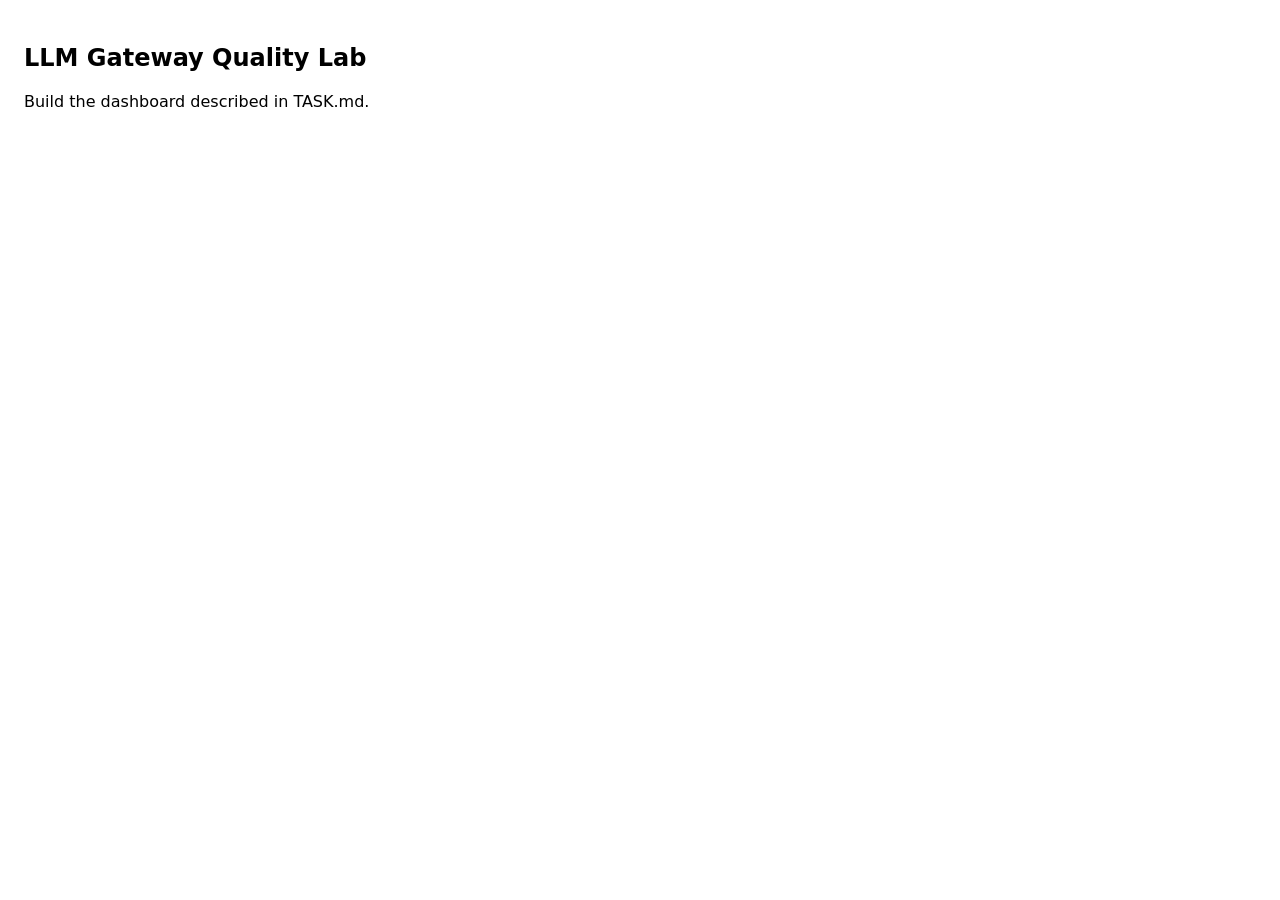
<file: data/website_tasks/gateway_quality_dashboard/repo/index.html>
<!doctype html>
<html lang="zh-CN">
<head>
  <meta charset="utf-8">
  <meta name="viewport" content="width=device-width, initial-scale=1">
  <title>LLM Gateway Quality Lab</title>
  <link rel="stylesheet" href="./styles.css">
</head>
<body>
  <main id="app">
    <section class="placeholder">
      <h1>LLM Gateway Quality Lab</h1>
      <p>Build the dashboard described in TASK.md.</p>
    </section>
  </main>
  <script src="./app.js"></script>
</body>
</html>
</file>
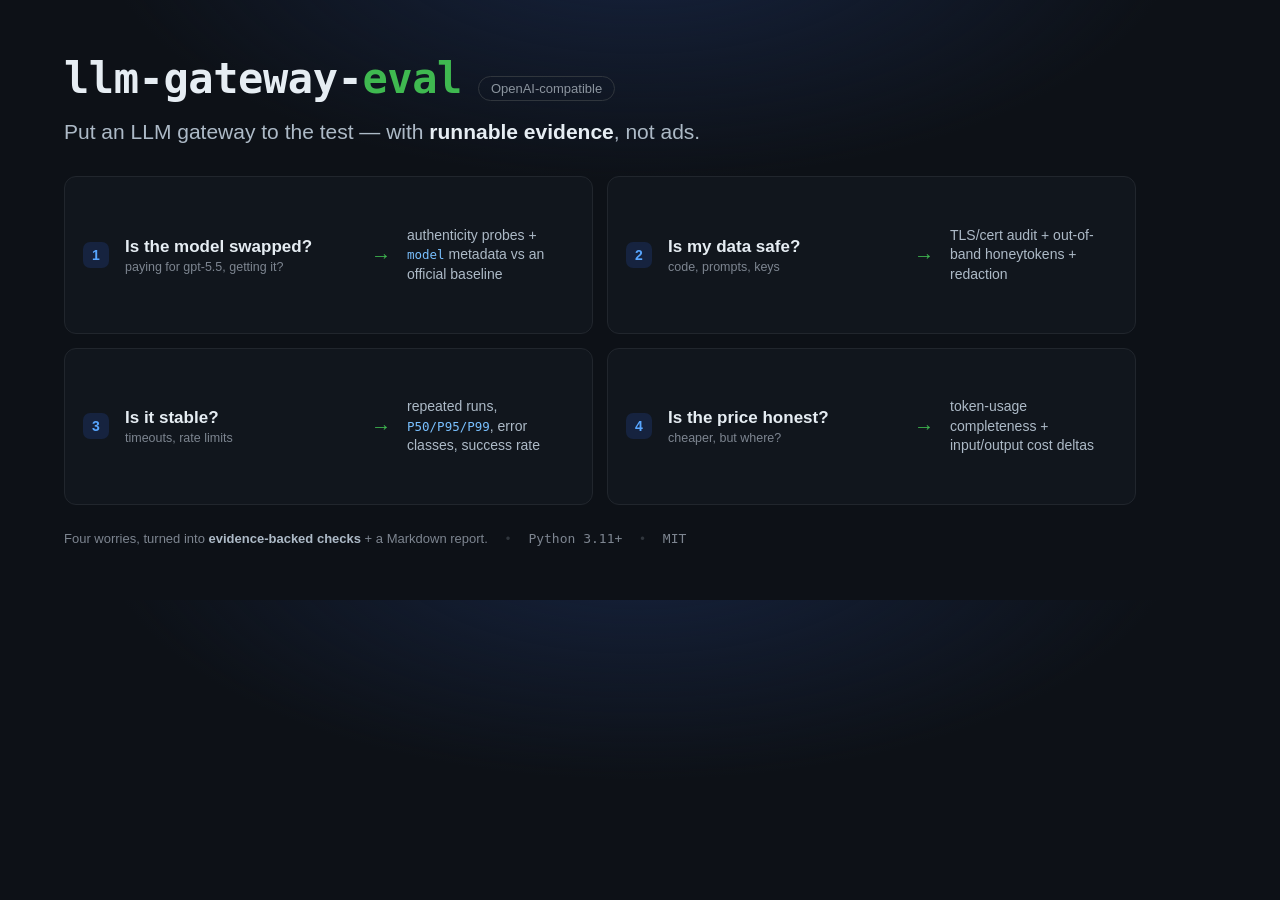
<file: docs/hero.html>
<!DOCTYPE html>
<html lang="en">
<head>
<meta charset="UTF-8">
<style>
  * { margin:0; padding:0; box-sizing:border-box; }
  body {
    width:1200px; height:600px; overflow:hidden;
    background:
      radial-gradient(900px 420px at 50% -12%, #16233f 0%, rgba(22,35,63,0) 60%),
      #0d1117;
    color:#e6edf3;
    font-family:-apple-system,'Segoe UI','Helvetica Neue',Arial,sans-serif;
    padding:54px 64px;
    display:flex; flex-direction:column;
  }
  .mono { font-family:'SF Mono','Menlo','Consolas',monospace; }
  .top { display:flex; align-items:baseline; gap:16px; }
  .name { font-size:42px; font-weight:800; letter-spacing:-0.01em; }
  .name .g { color:#3fb950; }
  .pill { font-size:13px; color:#8b949e; border:1px solid #30363d; border-radius:999px; padding:4px 12px; }
  .tag { font-size:21px; color:#adbac7; margin-top:14px; font-weight:500; line-height:1.4; }
  .tag b { color:#e6edf3; font-weight:700; }
  .grid { margin-top:30px; display:grid; grid-template-columns:1fr 1fr; gap:14px; flex:1; }
  .row { display:flex; align-items:center; gap:16px; background:#11161d; border:1px solid #21262d; border-radius:12px; padding:16px 18px; }
  .worry { flex:0 0 230px; }
  .q { font-size:17px; font-weight:700; color:#e6edf3; }
  .qs { font-size:12.5px; color:#7d8590; margin-top:3px; }
  .arrow { color:#3fb950; font-size:20px; flex:0 0 auto; }
  .check { flex:1; font-size:14px; color:#adbac7; line-height:1.4; }
  .check .mono { color:#79c0ff; font-size:12.5px; }
  .num { width:26px; height:26px; flex:0 0 26px; border-radius:7px; background:#16233f; color:#58a6ff; font-weight:800; font-size:14px; display:flex; align-items:center; justify-content:center; }
  .foot { margin-top:26px; display:flex; align-items:center; gap:18px; font-size:13px; color:#7d8590; }
  .foot .dot { color:#30363d; }
  .foot b { color:#adbac7; font-weight:600; }
</style>
</head>
<body>
  <div class="top">
    <div class="name mono">llm-gateway-<span class="g">eval</span></div>
    <span class="pill">OpenAI-compatible</span>
  </div>
  <div class="tag">Put an LLM gateway to the test — with <b>runnable evidence</b>, not ads.</div>

  <div class="grid">
    <div class="row">
      <span class="num">1</span>
      <div class="worry"><div class="q">Is the model swapped?</div><div class="qs">paying for gpt-5.5, getting it?</div></div>
      <span class="arrow">→</span>
      <div class="check">authenticity probes + <span class="mono">model</span> metadata vs an official baseline</div>
    </div>
    <div class="row">
      <span class="num">2</span>
      <div class="worry"><div class="q">Is my data safe?</div><div class="qs">code, prompts, keys</div></div>
      <span class="arrow">→</span>
      <div class="check">TLS/cert audit + out-of-band honeytokens + redaction</div>
    </div>
    <div class="row">
      <span class="num">3</span>
      <div class="worry"><div class="q">Is it stable?</div><div class="qs">timeouts, rate limits</div></div>
      <span class="arrow">→</span>
      <div class="check">repeated runs, <span class="mono">P50/P95/P99</span>, error classes, success rate</div>
    </div>
    <div class="row">
      <span class="num">4</span>
      <div class="worry"><div class="q">Is the price honest?</div><div class="qs">cheaper, but where?</div></div>
      <span class="arrow">→</span>
      <div class="check">token-usage completeness + input/output cost deltas</div>
    </div>
  </div>

  <div class="foot">
    <span>Four worries, turned into <b>evidence-backed checks</b> + a Markdown report.</span>
    <span class="dot">•</span><span class="mono">Python 3.11+</span>
    <span class="dot">•</span><span class="mono">MIT</span>
  </div>
</body>
</html>
</file>
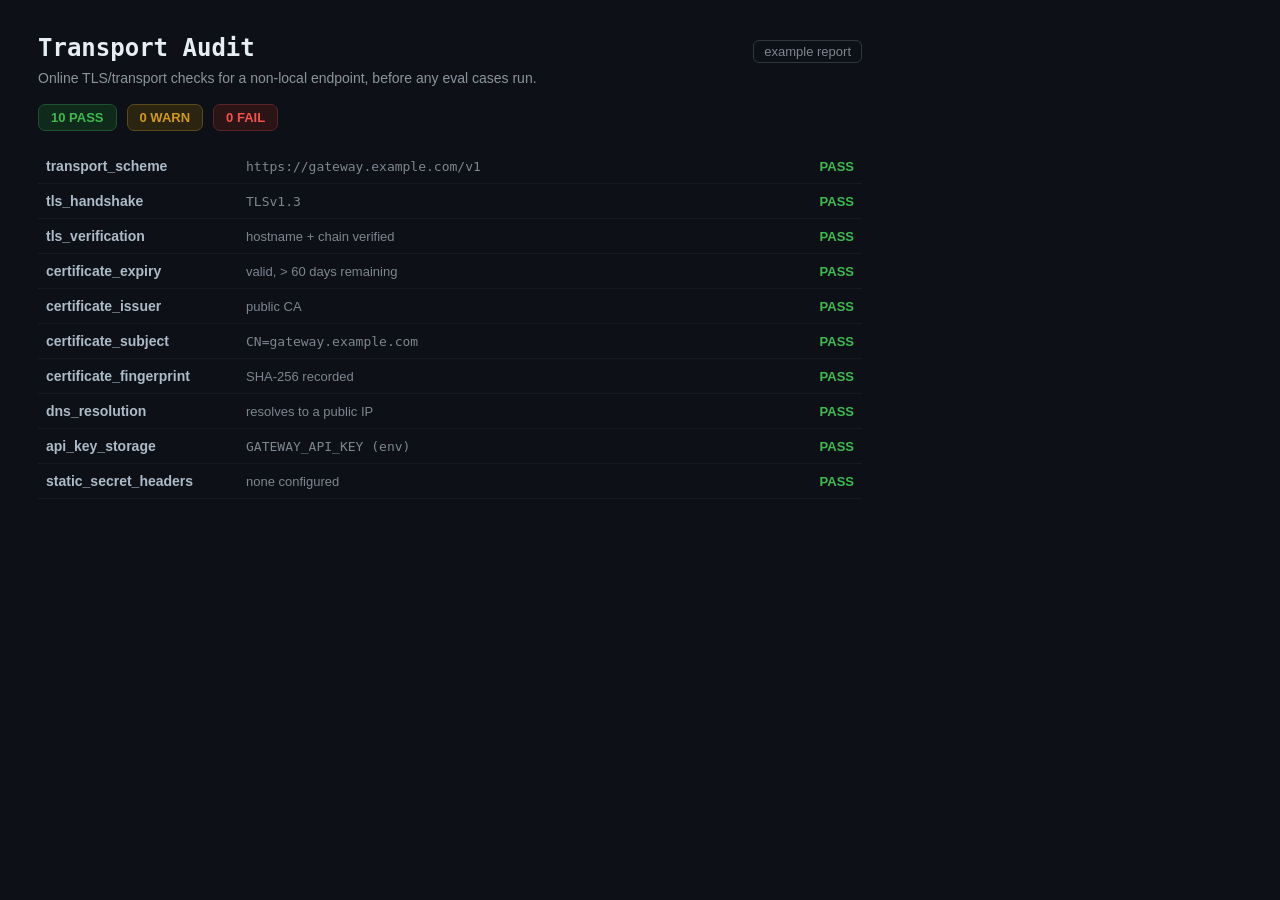
<file: docs/report-audit.html>
<!DOCTYPE html>
<html lang="en">
<head>
<meta charset="UTF-8">
<style>
  * { margin:0; padding:0; box-sizing:border-box; }
  body { width:900px; height:620px; background:#0d1117; color:#e6edf3;
    font-family:-apple-system,'Segoe UI',Arial,sans-serif; padding:34px 38px; overflow:hidden; }
  .mono { font-family:'SF Mono','Menlo','Consolas',monospace; }
  .h { display:flex; align-items:baseline; justify-content:space-between; }
  .h .t { font-size:24px; font-weight:800; }
  .h .e { font-size:13px; color:#7d8590; border:1px solid #30363d; border-radius:6px; padding:3px 10px; }
  .sub { font-size:14px; color:#8b949e; margin-top:7px; }
  .summary { margin-top:18px; display:flex; gap:10px; }
  .chip { font-size:13px; font-weight:700; border-radius:7px; padding:5px 12px; }
  .pass { background:#0f2a1a; color:#3fb950; border:1px solid #1e5234; }
  .warn { background:#2a2410; color:#d29922; border:1px solid #5a4a1e; }
  .fail { background:#2a1416; color:#f85149; border:1px solid #5a242a; }
  table { width:100%; border-collapse:collapse; margin-top:18px; }
  td { padding:9px 8px; font-size:14px; border-bottom:1px solid #161b22; }
  .chk { color:#adbac7; font-weight:600; width:200px; }
  .ev { color:#7d8590; font-size:13px; }
  .ev .mono { color:#79c0ff; }
  .st { text-align:right; color:#3fb950; font-weight:700; font-size:13px; width:70px; }
</style>
</head>
<body>
  <div class="h"><div class="t mono">Transport Audit</div><div class="e">example report</div></div>
  <div class="sub">Online TLS/transport checks for a non-local endpoint, before any eval cases run.</div>
  <div class="summary">
    <span class="chip pass">10 PASS</span><span class="chip warn">0 WARN</span><span class="chip fail">0 FAIL</span>
  </div>
  <table>
    <tr><td class="chk">transport_scheme</td><td class="ev mono">https://gateway.example.com/v1</td><td class="st">PASS</td></tr>
    <tr><td class="chk">tls_handshake</td><td class="ev mono">TLSv1.3</td><td class="st">PASS</td></tr>
    <tr><td class="chk">tls_verification</td><td class="ev">hostname + chain verified</td><td class="st">PASS</td></tr>
    <tr><td class="chk">certificate_expiry</td><td class="ev">valid, &gt; 60 days remaining</td><td class="st">PASS</td></tr>
    <tr><td class="chk">certificate_issuer</td><td class="ev">public CA</td><td class="st">PASS</td></tr>
    <tr><td class="chk">certificate_subject</td><td class="ev mono">CN=gateway.example.com</td><td class="st">PASS</td></tr>
    <tr><td class="chk">certificate_fingerprint</td><td class="ev">SHA-256 recorded</td><td class="st">PASS</td></tr>
    <tr><td class="chk">dns_resolution</td><td class="ev">resolves to a public IP</td><td class="st">PASS</td></tr>
    <tr><td class="chk">api_key_storage</td><td class="ev mono">GATEWAY_API_KEY (env)</td><td class="st">PASS</td></tr>
    <tr><td class="chk">static_secret_headers</td><td class="ev">none configured</td><td class="st">PASS</td></tr>
  </table>
</body>
</html>
</file>
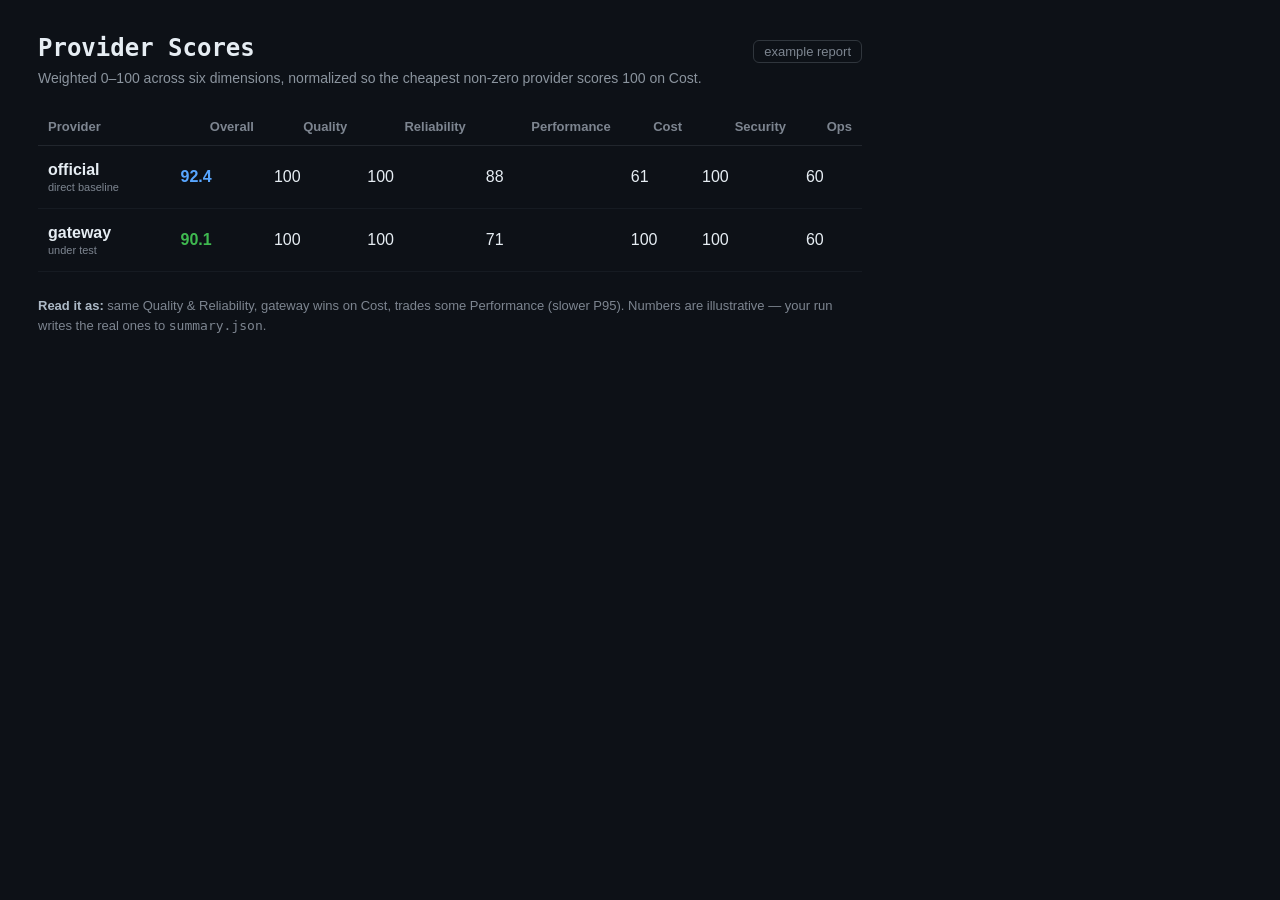
<file: docs/report-scores.html>
<!DOCTYPE html>
<html lang="en">
<head>
<meta charset="UTF-8">
<style>
  * { margin:0; padding:0; box-sizing:border-box; }
  body { width:900px; height:430px; background:#0d1117; color:#e6edf3;
    font-family:-apple-system,'Segoe UI',Arial,sans-serif; padding:34px 38px; overflow:hidden; }
  .mono { font-family:'SF Mono','Menlo','Consolas',monospace; }
  .h { display:flex; align-items:baseline; justify-content:space-between; }
  .h .t { font-size:24px; font-weight:800; }
  .h .e { font-size:13px; color:#7d8590; border:1px solid #30363d; border-radius:6px; padding:3px 10px; }
  .sub { font-size:14px; color:#8b949e; margin-top:7px; }
  table { width:100%; border-collapse:collapse; margin-top:22px; }
  th { text-align:right; font-size:13px; color:#7d8590; font-weight:600; padding:11px 10px; border-bottom:1px solid #21262d; }
  th:first-child, td:first-child { text-align:left; }
  td { padding:15px 10px; font-size:16px; border-bottom:1px solid #161b22; }
  td.prov { font-weight:700; font-size:16px; }
  td.prov .tag { font-size:11px; color:#7d8590; display:block; font-weight:500; margin-top:2px; }
  .v { font-weight:700; }
  .official .overall { color:#58a6ff; }
  .gateway  .overall { color:#3fb950; }
  .num { font-variant-numeric:tabular-nums; }
  .legend { margin-top:24px; font-size:13px; color:#7d8590; line-height:1.5; }
  .legend b { color:#adbac7; }
</style>
</head>
<body>
  <div class="h"><div class="t mono">Provider Scores</div><div class="e">example report</div></div>
  <div class="sub">Weighted 0–100 across six dimensions, normalized so the cheapest non-zero provider scores 100 on Cost.</div>
  <table>
    <tr><th>Provider</th><th>Overall</th><th>Quality</th><th>Reliability</th><th>Performance</th><th>Cost</th><th>Security</th><th>Ops</th></tr>
    <tr class="official">
      <td class="prov">official<span class="tag">direct baseline</span></td>
      <td class="v overall num">92.4</td><td class="num">100</td><td class="num">100</td><td class="num">88</td><td class="num">61</td><td class="num">100</td><td class="num">60</td>
    </tr>
    <tr class="gateway">
      <td class="prov">gateway<span class="tag">under test</span></td>
      <td class="v overall num">90.1</td><td class="num">100</td><td class="num">100</td><td class="num">71</td><td class="num">100</td><td class="num">100</td><td class="num">60</td>
    </tr>
  </table>
  <div class="legend"><b>Read it as:</b> same Quality &amp; Reliability, gateway wins on Cost, trades some Performance (slower P95). Numbers are illustrative — your run writes the real ones to <span class="mono">summary.json</span>.</div>
</body>
</html>
</file>
<file: data/website_tasks/gateway_quality_dashboard/repo/styles.css>
body {
  margin: 0;
  font-family: system-ui, sans-serif;
}

.placeholder {
  padding: 24px;
}
</file>
